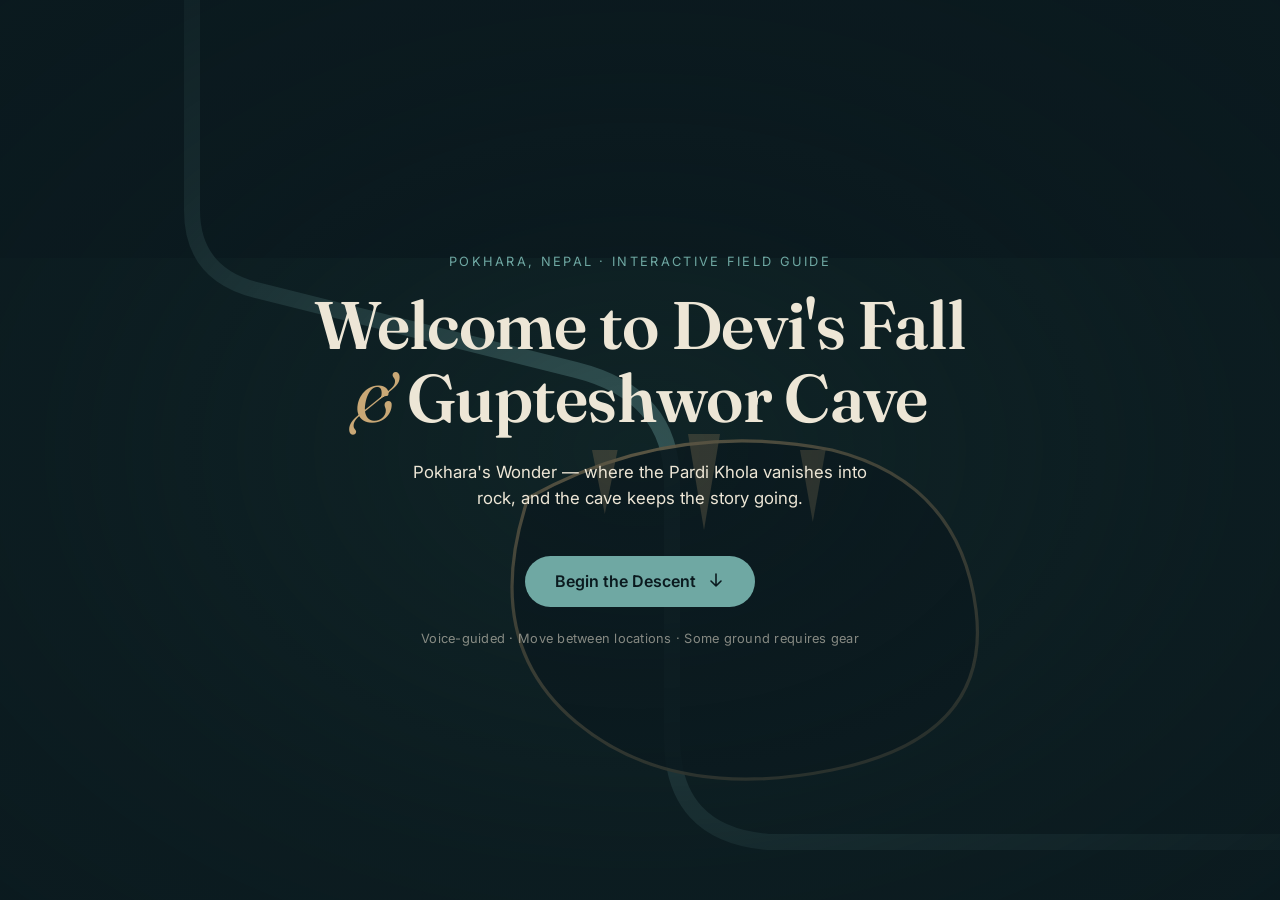
<file: frontend/index.html>
<!DOCTYPE html>
<html lang="en">
<head>
<meta charset="UTF-8">
<meta name="viewport" content="width=device-width, initial-scale=1.0">
<title>Devi's Fall & Gupteshwor Cave — Pokhara's Wonder</title>
<link rel="preconnect" href="https://fonts.googleapis.com">
<link href="https://fonts.googleapis.com/css2?family=Fraunces:opsz,wght@9..144,400;9..144,600;9..144,700&family=Inter:wght@400;500;600&display=swap" rel="stylesheet">
<link rel="stylesheet" href="css/landing.css">
</head>
<body>

  <div class="scene" aria-hidden="true">
    <svg class="cross-section" viewBox="0 0 800 600" preserveAspectRatio="xMidYMid slice">
      <!-- sky/surface -->
      <rect x="0" y="0" width="800" height="180" fill="#0B1A1F"/>
      <!-- rock body -->
      <path d="M0,180 L800,180 L800,600 L0,600 Z" fill="#16302F"/>
      <!-- water drop path: surface river -> fall -> underground channel -->
      <path class="water-path" d="M120,0 L120,150 Q120,190 160,200 L360,250 Q420,265 420,320 L420,480 Q420,540 480,545 L800,545"
            fill="none" stroke="#6FA8A3" stroke-width="10" stroke-linecap="round" opacity="0.85"/>
      <!-- cave chamber outline -->
      <path d="M330,330 Q300,420 360,470 Q420,520 520,500 Q620,480 610,400 Q600,320 520,300 Q420,280 330,330 Z"
            fill="#0B1A1F" stroke="#C9A876" stroke-width="2" opacity="0.9"/>
      <!-- stalactites -->
      <path d="M370,300 L378,340 L386,300 Z" fill="#C9A876" opacity="0.5"/>
      <path d="M430,290 L440,350 L450,290 Z" fill="#C9A876" opacity="0.5"/>
      <path d="M500,300 L508,345 L516,300 Z" fill="#C9A876" opacity="0.5"/>
      <!-- droplets animating down the path -->
      <circle class="droplet d1" r="4" fill="#9FD1CC"/>
      <circle class="droplet d2" r="4" fill="#9FD1CC"/>
      <circle class="droplet d3" r="4" fill="#9FD1CC"/>
    </svg>
  </div>

  <main class="content">
    <p class="eyebrow">Pokhara, Nepal · Interactive Field Guide</p>
    <h1>Welcome to Devi's Fall<br><span class="amp">&amp;</span> Gupteshwor Cave</h1>
    <p class="subtitle">Pokhara's Wonder — where the Pardi Khola vanishes into rock, and the cave keeps the story going.</p>

    <button id="enter-btn" class="enter-btn">
      <span>Begin the Descent</span>
      <svg width="18" height="18" viewBox="0 0 18 18" fill="none"><path d="M9 2v12M9 14l-5-5M9 14l5-5" stroke="currentColor" stroke-width="1.6" stroke-linecap="round" stroke-linejoin="round"/></svg>
    </button>

    <p class="hint">Voice-guided · Move between locations · Some ground requires gear</p>
  </main>

  <script src="js/landing.js"></script>
</body>
</html>
</file>
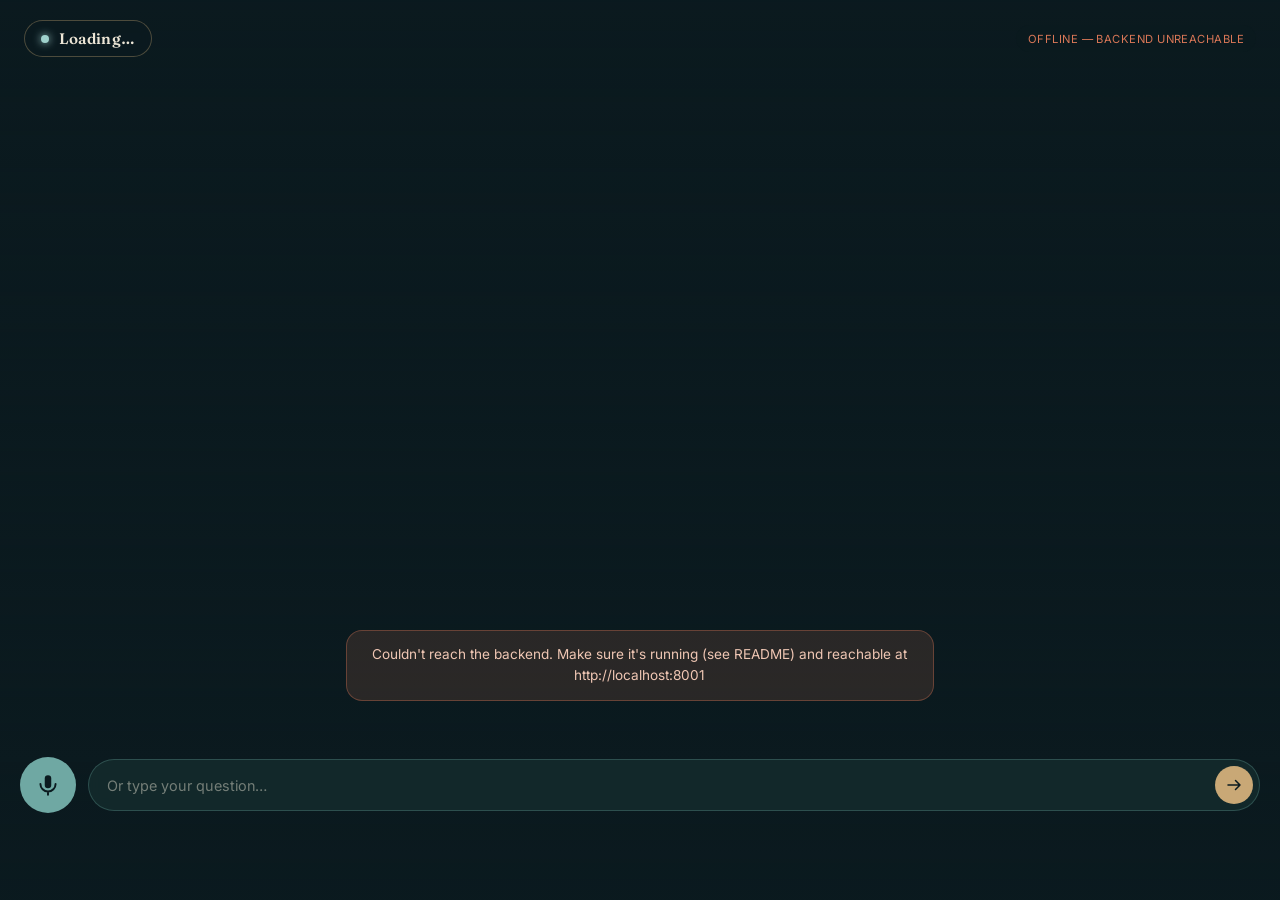
<file: frontend/app.html>
<!DOCTYPE html>
<html lang="en">
<head>
<meta charset="UTF-8">
<meta name="viewport" content="width=device-width, initial-scale=1.0">
<title>Devi's Fall & Gupteshwor Cave — Explorer</title>
<link rel="preconnect" href="https://fonts.googleapis.com">
<link href="https://fonts.googleapis.com/css2?family=Fraunces:opsz,wght@9..144,500;9..144,600&family=Inter:wght@400;500;600&display=swap" rel="stylesheet">
<link rel="stylesheet" href="css/app.css">
</head>
<body>

  <!-- state-specific background, swapped by JS on location change -->
  <div id="background" class="background" aria-hidden="true"></div>
  <div class="background-overlay" aria-hidden="true"></div>

  <!-- top bar: current location + connection status -->
  <header class="topbar">
    <div class="location-badge">
      <span class="location-dot"></span>
      <span id="location-name">Loading…</span>
    </div>
    <div class="status-pill" id="status-pill">connecting…</div>
  </header>

  <!-- narration panel: shows guide's spoken/written responses -->
  <main class="narration-wrap">
    <div class="narration-panel" id="narration-panel" aria-live="polite">
      <p class="narration-empty" id="narration-empty">Tap the microphone and ask your guide anything about where you're standing.</p>
    </div>
  </main>

  <!-- context-aware action chips -->
  <div class="chips-row" id="chips-row" aria-label="Suggested actions"></div>

  <!-- input controls: mic (primary) + text fallback -->
  <footer class="controls">
    <button id="mic-btn" class="mic-btn" aria-label="Hold to speak" title="Click to speak">
      <svg viewBox="0 0 24 24" width="26" height="26" fill="none">
        <path d="M12 15a3 3 0 003-3V6a3 3 0 10-6 0v6a3 3 0 003 3z" fill="currentColor"/>
        <path d="M19 11a7 7 0 01-14 0M12 18v3" stroke="currentColor" stroke-width="1.8" stroke-linecap="round"/>
      </svg>
    </button>
    <form id="text-form" class="text-form" autocomplete="off">
      <input id="text-input" type="text" placeholder="Or type your question…" aria-label="Type your question">
      <button type="submit" class="send-btn" aria-label="Send">
        <svg viewBox="0 0 24 24" width="18" height="18" fill="none"><path d="M4 12h16M14 6l6 6-6 6" stroke="currentColor" stroke-width="2" stroke-linecap="round" stroke-linejoin="round"/></svg>
      </button>
    </form>
  </footer>

  <script src="js/config.js"></script>
  <script src="js/speech.js"></script>
  <script src="js/app.js"></script>
</body>
</html>
</file>
<file: frontend/css/landing.css>
:root {
  --basalt: #0B1A1F;
  --limestone: #16302F;
  --mist: #6FA8A3;
  --mist-light: #9FD1CC;
  --travertine: #C9A876;
  --chalk: #EDE6D6;
}

* { box-sizing: border-box; margin: 0; padding: 0; }

body {
  min-height: 100vh;
  background: var(--basalt);
  color: var(--chalk);
  font-family: 'Inter', sans-serif;
  overflow: hidden;
  position: relative;
}

.scene {
  position: fixed;
  inset: 0;
  z-index: 0;
}
.cross-section {
  width: 100%;
  height: 100%;
}
.water-path {
  stroke-dasharray: 1400;
  stroke-dashoffset: 1400;
  animation: flow-in 2.4s ease-out forwards;
}
@keyframes flow-in {
  to { stroke-dashoffset: 0; }
}
.droplet {
  offset-path: path('M120,0 L120,150 Q120,190 160,200 L360,250 Q420,265 420,320 L420,480 Q420,540 480,545 L800,545');
  animation: drip 4s linear infinite;
  opacity: 0;
}
.d1 { animation-delay: 2.6s; }
.d2 { animation-delay: 3.4s; }
.d3 { animation-delay: 4.2s; }
@keyframes drip {
  0% { offset-distance: 0%; opacity: 0; }
  5% { opacity: 0.9; }
  90% { opacity: 0.9; }
  100% { offset-distance: 100%; opacity: 0; }
}

.content {
  position: relative;
  z-index: 1;
  min-height: 100vh;
  display: flex;
  flex-direction: column;
  align-items: center;
  justify-content: center;
  text-align: center;
  padding: 2rem;
  background: radial-gradient(ellipse at center, rgba(11,26,31,0.55) 0%, rgba(11,26,31,0.88) 65%, rgba(11,26,31,0.97) 100%);
}

.eyebrow {
  font-size: 0.8rem;
  letter-spacing: 0.18em;
  text-transform: uppercase;
  color: var(--mist);
  margin-bottom: 1.25rem;
  opacity: 0;
  animation: rise 0.8s ease-out 0.3s forwards;
}

h1 {
  font-family: 'Fraunces', serif;
  font-weight: 600;
  font-size: clamp(2.2rem, 6vw, 4.2rem);
  line-height: 1.08;
  letter-spacing: -0.01em;
  max-width: 16ch;
  opacity: 0;
  animation: rise 0.9s ease-out 0.5s forwards;
}
h1 .amp {
  font-style: italic;
  font-weight: 400;
  color: var(--travertine);
}

.subtitle {
  margin-top: 1.5rem;
  max-width: 42ch;
  font-size: 1.05rem;
  line-height: 1.6;
  color: var(--chalk);
  opacity: 0;
  animation: rise 0.9s ease-out 0.8s forwards;
}
.subtitle::before { content: none; }

.enter-btn {
  margin-top: 2.75rem;
  display: inline-flex;
  align-items: center;
  gap: 0.65rem;
  padding: 0.95rem 1.9rem;
  background: var(--mist);
  color: var(--basalt);
  border: none;
  border-radius: 999px;
  font-family: 'Inter', sans-serif;
  font-weight: 600;
  font-size: 1rem;
  cursor: pointer;
  transition: transform 0.25s ease, background 0.25s ease, box-shadow 0.25s ease;
  opacity: 0;
  animation: rise 0.9s ease-out 1.05s forwards;
}
.enter-btn:hover {
  background: var(--mist-light);
  transform: translateY(-2px);
  box-shadow: 0 10px 30px rgba(111, 168, 163, 0.35);
}
.enter-btn:focus-visible {
  outline: 2px solid var(--travertine);
  outline-offset: 3px;
}
.enter-btn svg { transition: transform 0.25s ease; }
.enter-btn:hover svg { transform: translateY(2px); }

.hint {
  margin-top: 1.5rem;
  font-size: 0.8rem;
  color: rgba(237, 230, 214, 0.55);
  letter-spacing: 0.02em;
  opacity: 0;
  animation: rise 0.9s ease-out 1.3s forwards;
}

@keyframes rise {
  from { opacity: 0; transform: translateY(14px); }
  to { opacity: 1; transform: translateY(0); }
}

@media (prefers-reduced-motion: reduce) {
  .water-path, .droplet, .eyebrow, h1, .subtitle, .enter-btn, .hint {
    animation: none !important;
    opacity: 1 !important;
    stroke-dashoffset: 0 !important;
  }
}

@media (max-width: 480px) {
  .content { padding: 1.25rem; }
}
</file>
<file: frontend/css/app.css>
:root {
  --basalt: #0B1A1F;
  --limestone: #16302F;
  --mist: #6FA8A3;
  --mist-light: #9FD1CC;
  --travertine: #C9A876;
  --chalk: #EDE6D6;
  --danger: #D97757;
}

* { box-sizing: border-box; margin: 0; padding: 0; }

html, body {
  height: 100%;
  overflow: hidden;
  font-family: 'Inter', sans-serif;
  color: var(--chalk);
  background: var(--basalt);
}

.background {
  position: fixed;
  inset: 0;
  background-size: cover;
  background-position: center;
  transition: opacity 0.6s ease;
  z-index: 0;
}
.background.fading { opacity: 0; }

.background-overlay {
  position: fixed;
  inset: 0;
  background: linear-gradient(180deg, rgba(11,26,31,0.55) 0%, rgba(11,26,31,0.25) 35%, rgba(11,26,31,0.75) 78%, rgba(11,26,31,0.95) 100%);
  z-index: 1;
}

.topbar {
  position: relative;
  z-index: 2;
  display: flex;
  justify-content: space-between;
  align-items: center;
  padding: 1.25rem 1.5rem;
}
.location-badge {
  display: flex;
  align-items: center;
  gap: 0.6rem;
  background: rgba(11,26,31,0.55);
  border: 1px solid rgba(201,168,118,0.35);
  padding: 0.5rem 1rem;
  border-radius: 999px;
  backdrop-filter: blur(6px);
}
.location-dot {
  width: 8px; height: 8px;
  border-radius: 50%;
  background: var(--mist-light);
  box-shadow: 0 0 8px var(--mist-light);
}
#location-name {
  font-family: 'Fraunces', serif;
  font-weight: 600;
  font-size: 0.95rem;
  letter-spacing: 0.01em;
}
.status-pill {
  font-size: 0.7rem;
  padding: 0.4rem 0.75rem;
  border-radius: 999px;
  background: rgba(11,26,31,0.5);
  color: rgba(237,230,214,0.6);
  letter-spacing: 0.04em;
  text-transform: uppercase;
}
.status-pill.ok { color: var(--mist-light); }
.status-pill.error { color: var(--danger); }

.narration-wrap {
  position: relative;
  z-index: 2;
  height: calc(100vh - 260px);
  display: flex;
  align-items: flex-end;
  padding: 0 1.25rem;
}
.narration-panel {
  width: 100%;
  max-width: 640px;
  margin: 0 auto;
  max-height: 100%;
  overflow-y: auto;
  display: flex;
  flex-direction: column;
  gap: 0.75rem;
  padding-bottom: 1rem;
  scrollbar-width: thin;
}
.narration-empty {
  text-align: center;
  color: rgba(237,230,214,0.5);
  font-size: 0.95rem;
  padding: 2rem 1rem;
}

.msg {
  padding: 0.85rem 1.1rem;
  border-radius: 16px;
  font-size: 0.95rem;
  line-height: 1.55;
  max-width: 92%;
  animation: msg-in 0.35s ease-out;
}
.msg.guide {
  background: rgba(22,48,47,0.85);
  border: 1px solid rgba(111,168,163,0.25);
  align-self: flex-start;
  backdrop-filter: blur(8px);
}
.msg.visitor {
  background: rgba(201,168,118,0.18);
  border: 1px solid rgba(201,168,118,0.3);
  align-self: flex-end;
  color: var(--chalk);
}
.msg.system {
  align-self: center;
  background: rgba(217,119,87,0.15);
  border: 1px solid rgba(217,119,87,0.35);
  color: #F0C7B4;
  font-size: 0.85rem;
  text-align: center;
}
@keyframes msg-in {
  from { opacity: 0; transform: translateY(8px); }
  to { opacity: 1; transform: translateY(0); }
}

.chips-row {
  position: relative;
  z-index: 2;
  display: flex;
  gap: 0.6rem;
  overflow-x: auto;
  padding: 0.75rem 1.25rem;
  scrollbar-width: none;
}
.chips-row::-webkit-scrollbar { display: none; }

.chip {
  flex-shrink: 0;
  padding: 0.55rem 1rem;
  border-radius: 999px;
  border: 1px solid rgba(111,168,163,0.4);
  background: rgba(11,26,31,0.6);
  color: var(--mist-light);
  font-size: 0.82rem;
  font-weight: 500;
  cursor: pointer;
  backdrop-filter: blur(6px);
  transition: background 0.2s ease, transform 0.15s ease;
  white-space: nowrap;
}
.chip:hover { background: rgba(111,168,163,0.2); transform: translateY(-1px); }
.chip.chip-gear { border-color: var(--travertine); color: var(--travertine); }
.chip.chip-move { border-color: var(--mist-light); }
.chip.chip-locked {
  border-color: rgba(217,119,87,0.4);
  color: rgba(217,119,87,0.85);
  cursor: not-allowed;
  opacity: 0.75;
}

.controls {
  position: relative;
  z-index: 2;
  display: flex;
  align-items: center;
  gap: 0.75rem;
  padding: 1rem 1.25rem 1.5rem;
}

.mic-btn {
  flex-shrink: 0;
  width: 56px; height: 56px;
  border-radius: 50%;
  border: none;
  background: var(--mist);
  color: var(--basalt);
  display: flex; align-items: center; justify-content: center;
  cursor: pointer;
  transition: background 0.2s ease, transform 0.15s ease, box-shadow 0.2s ease;
}
.mic-btn:hover { background: var(--mist-light); transform: translateY(-1px); }
.mic-btn.listening {
  background: var(--danger);
  color: var(--chalk);
  animation: pulse 1.4s ease-in-out infinite;
}
@keyframes pulse {
  0%, 100% { box-shadow: 0 0 0 0 rgba(217,119,87,0.45); }
  50% { box-shadow: 0 0 0 12px rgba(217,119,87,0); }
}

.text-form {
  flex: 1;
  display: flex;
  align-items: center;
  background: rgba(22,48,47,0.7);
  border: 1px solid rgba(111,168,163,0.3);
  border-radius: 999px;
  padding: 0.35rem 0.4rem 0.35rem 1.1rem;
  backdrop-filter: blur(8px);
}
.text-form input {
  flex: 1;
  background: transparent;
  border: none;
  outline: none;
  color: var(--chalk);
  font-family: 'Inter', sans-serif;
  font-size: 0.9rem;
}
.text-form input::placeholder { color: rgba(237,230,214,0.45); }
.send-btn {
  width: 38px; height: 38px;
  border-radius: 50%;
  border: none;
  background: var(--travertine);
  color: var(--basalt);
  display: flex; align-items: center; justify-content: center;
  cursor: pointer;
  transition: background 0.2s ease;
}
.send-btn:hover { background: var(--mist-light); }

@media (max-width: 480px) {
  .topbar { padding: 1rem; }
  .narration-wrap { height: calc(100vh - 230px); padding: 0 0.75rem; }
  .chips-row { padding: 0.6rem 0.75rem; }
  .controls { padding: 0.85rem 0.75rem 1.25rem; }
}
</file>
